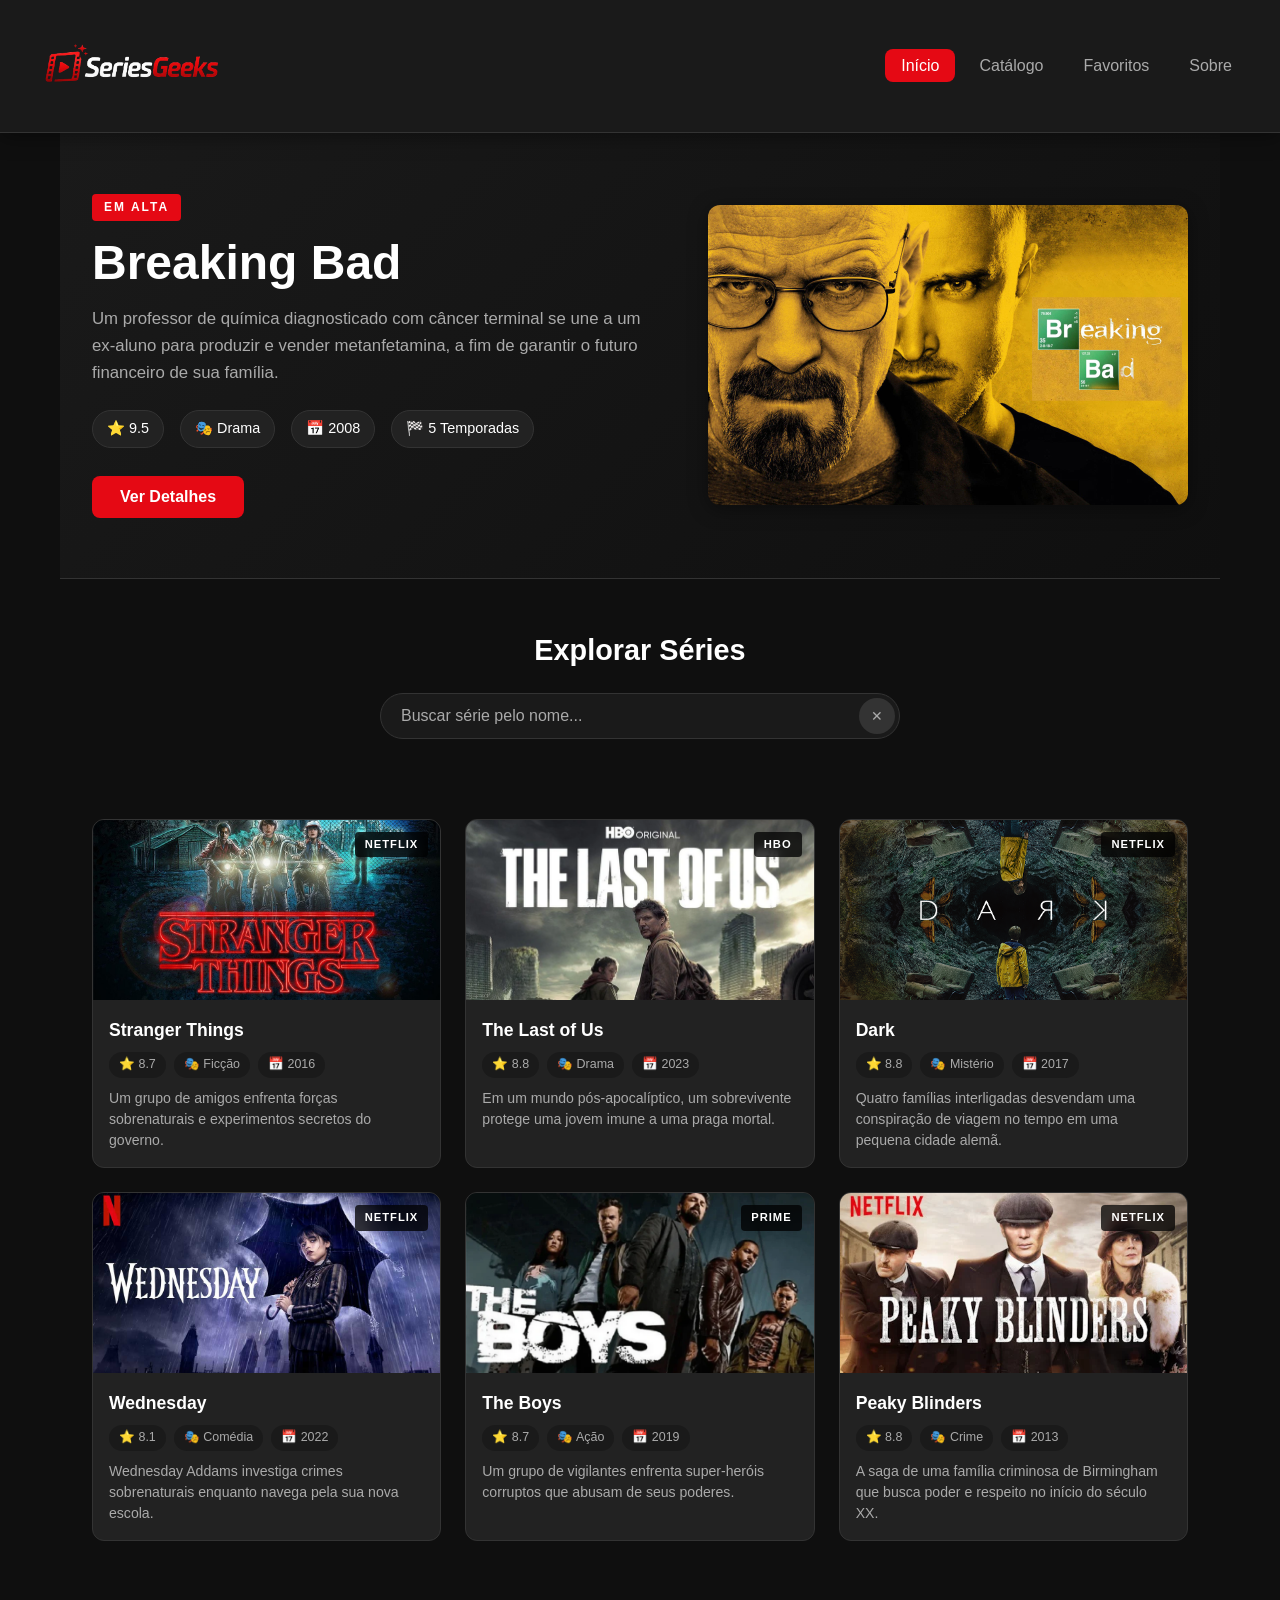
<file: index.html>
<!DOCTYPE html>
<html lang="pt-BR">

<head>
    <meta charset="UTF-8" />
    <meta http-equiv="X-UA-Compatible" content="IE=edge" />
    <meta name="viewport" content="width=device-width, initial-scale=1.0" />
    <title>SeriesGeeks</title>
    <link rel="stylesheet" href="style.css" />
</head>

<body>

    <nav class="navbar">

        <div class="nav-brand">
            <img src="img/logo.png" alt="Logo SeriesGeeks" />
        </div>

        <button class="nav-toggle" id="navToggle" aria-label="Abrir menu">
            <span></span>
            <span></span>
            <span></span>
        </button>

        <ul class="nav-menu" id="navMenu">
            <li><a href="index.html" class="active">Início</a></li>
            <li><a href="catalogo.html">Catálogo</a></li>
            <li><a href="#">Favoritos</a></li>
            <li><a href="#">Sobre</a></li>
        </ul>

    </nav>

    <main class="container">

        <section class="hero">
            <div class="hero-content">
                <span class="hero-tag">Em Alta</span>
                <h1>Breaking Bad</h1>
                <p>
                    Um professor de química diagnosticado com câncer terminal se une
                    a um ex-aluno para produzir e vender metanfetamina, a fim de
                    garantir o futuro financeiro de sua família.
                </p>
                <div class="hero-meta">
                    <span>⭐ 9.5</span>
                    <span>🎭 Drama</span>
                    <span>📅 2008</span>
                    <span>🏁 5 Temporadas</span>
                </div>
                <button class="btn-primary">Ver Detalhes</button>
            </div>

            <div class="hero-image">
                <img src="img/breaking-bad.jpg" alt="Breaking Bad" />
            </div>
        </section>

        <section class="search-section">
            <h2>Explorar Séries</h2>
            <div class="search-wrapper">
                <input type="text" id="searchInput" placeholder="Buscar série pelo nome..." autocomplete="off" />
                <button id="clearSearch" class="btn-clear" title="Limpar busca">✕</button>
            </div>
            <p class="search-feedback" id="searchFeedback"></p>
        </section>

        <section class="series-grid" id="seriesGrid">

            <div class="card" data-title="stranger things" data-genero="ficcao" data-plataforma="netflix">
                <div class="card-badge">Netflix</div>
                <img src="img/stranger-things.jpg" alt="Stranger Things" />
                <div class="card-body">
                    <h3>Stranger Things</h3>
                    <div class="card-meta">
                        <span>⭐ 8.7</span>
                        <span>🎭 Ficção</span>
                        <span>📅 2016</span>
                    </div>
                    <p>Um grupo de amigos enfrenta forças sobrenaturais e experimentos secretos do governo.</p>
                </div>
            </div>

            <div class="card" data-title="the last of us" data-genero="drama" data-plataforma="hbo">
                <div class="card-badge">HBO</div>
                <img src="img/The-Last-Of-Us.webp" alt="The Last of Us" />
                <div class="card-body">
                    <h3>The Last of Us</h3>
                    <div class="card-meta">
                        <span>⭐ 8.8</span>
                        <span>🎭 Drama</span>
                        <span>📅 2023</span>
                    </div>
                    <p>Em um mundo pós-apocalíptico, um sobrevivente protege uma jovem imune a uma praga mortal.</p>
                </div>
            </div>

            <div class="card" data-title="dark" data-genero="misterio" data-plataforma="netflix">
                <div class="card-badge">Netflix</div>
                <img src="img/dark.webp" alt="Dark" />
                <div class="card-body">
                    <h3>Dark</h3>
                    <div class="card-meta">
                        <span>⭐ 8.8</span>
                        <span>🎭 Mistério</span>
                        <span>📅 2017</span>
                    </div>
                    <p>Quatro famílias interligadas desvendam uma conspiração de viagem no tempo em uma pequena cidade
                        alemã.</p>
                </div>
            </div>

            <div class="card" data-title="wednesday" data-genero="comedia" data-plataforma="netflix">
                <div class="card-badge">Netflix</div>
                <img src="img/wednesday.jpg" alt="Wednesday" />
                <div class="card-body">
                    <h3>Wednesday</h3>
                    <div class="card-meta">
                        <span>⭐ 8.1</span>
                        <span>🎭 Comédia</span>
                        <span>📅 2022</span>
                    </div>
                    <p>Wednesday Addams investiga crimes sobrenaturais enquanto navega pela sua nova escola.</p>
                </div>
            </div>

            <div class="card" data-title="the boys" data-genero="acao" data-plataforma="prime">
                <div class="card-badge">Prime</div>
                <img src="img/The-Boys.webp" alt="The Boys" />
                <div class="card-body">
                    <h3>The Boys</h3>
                    <div class="card-meta">
                        <span>⭐ 8.7</span>
                        <span>🎭 Ação</span>
                        <span>📅 2019</span>
                    </div>
                    <p>Um grupo de vigilantes enfrenta super-heróis corruptos que abusam de seus poderes.</p>
                </div>
            </div>

            <div class="card" data-title="peaky blinders" data-genero="crime" data-plataforma="netflix">
                <div class="card-badge">Netflix</div>
                <img src="img/Peaky-Blinders.webp" alt="Peaky Blinders" />
                <div class="card-body">
                    <h3>Peaky Blinders</h3>
                    <div class="card-meta">
                        <span>⭐ 8.8</span>
                        <span>🎭 Crime</span>
                        <span>📅 2013</span>
                    </div>
                    <p>A saga de uma família criminosa de Birmingham que busca poder e respeito no início do século XX.
                    </p>
                </div>
            </div>

        </section>

    </main>

    <script src="script.js"></script>
</body>

</html>
</file>
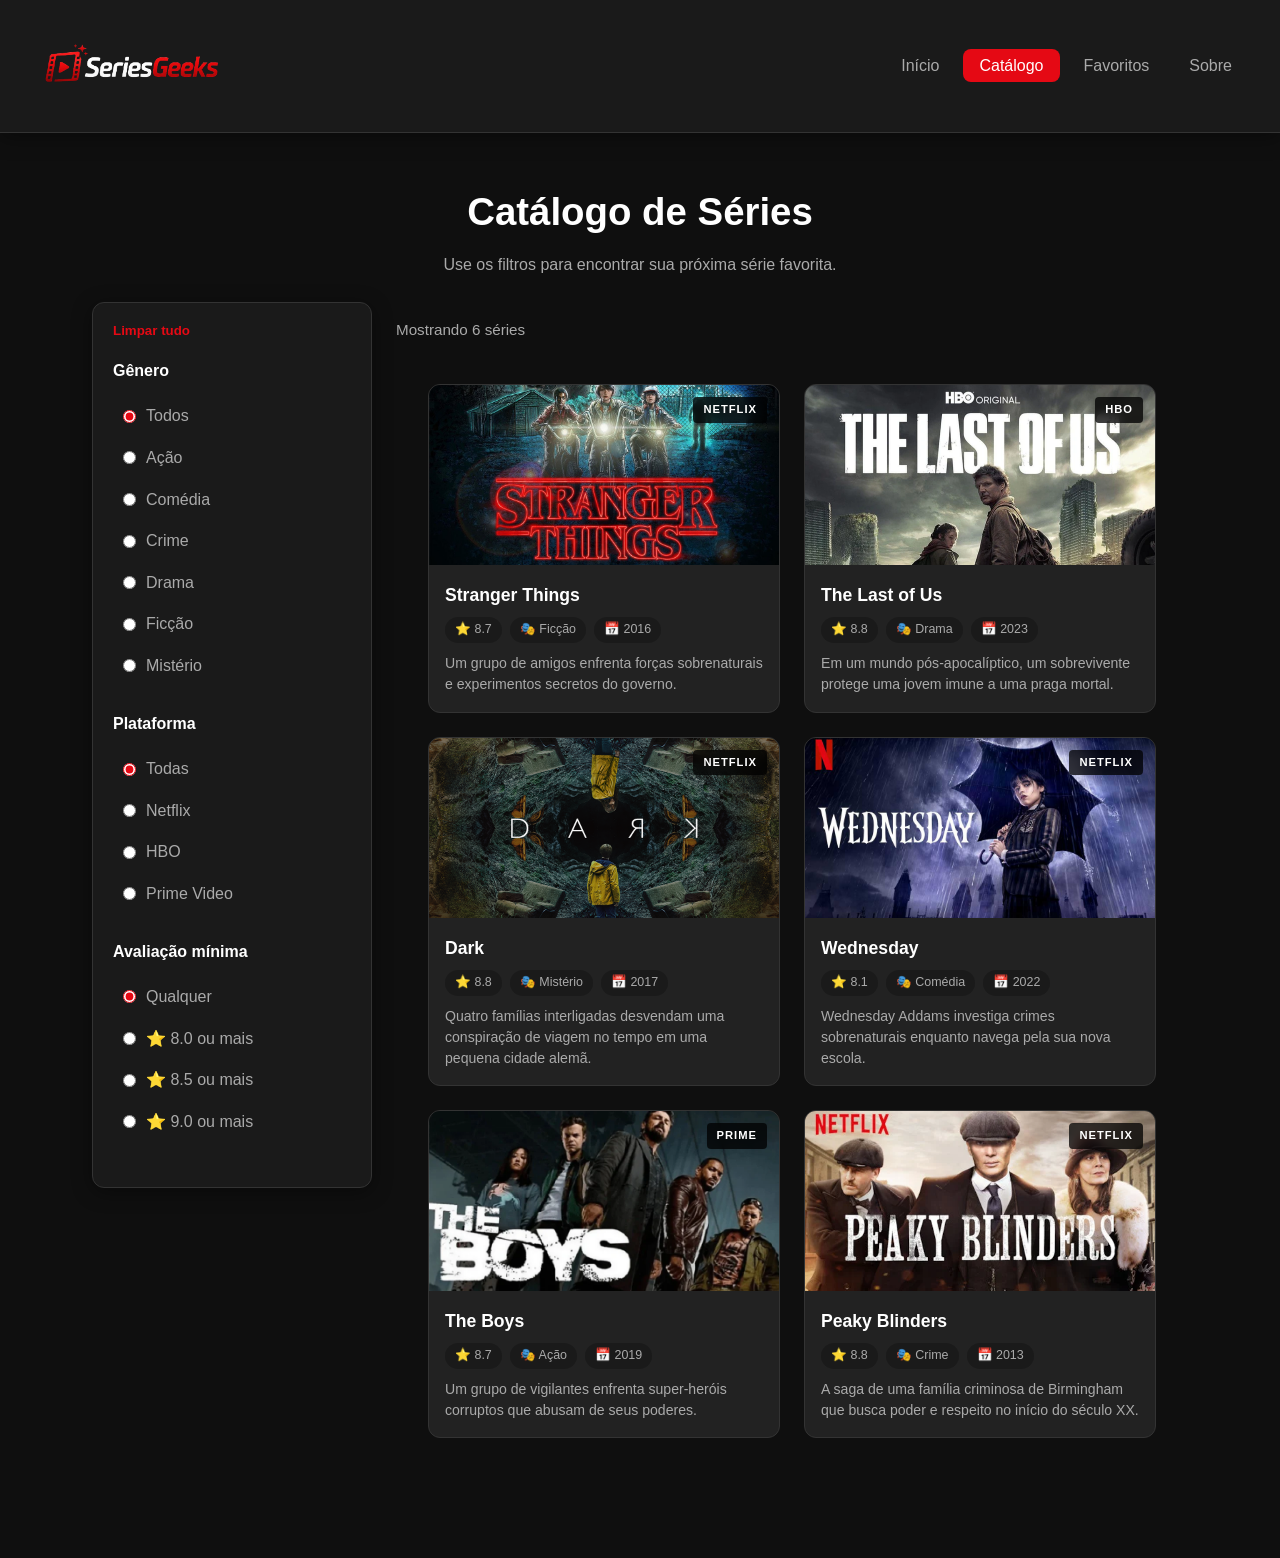
<file: catalogo.html>
<!DOCTYPE html>
<html lang="pt-BR">

<head>
    <meta charset="UTF-8" />
    <meta http-equiv="X-UA-Compatible" content="IE=edge" />
    <meta name="viewport" content="width=device-width, initial-scale=1.0" />
    <title>Catálogo — SeriesGeeks</title>
    <link rel="stylesheet" href="style.css" />
</head>

<body>

    <nav class="navbar">

        <div class="nav-brand">
            <img src="img/logo.png" alt="Logo SeriesGeeks" />
        </div>

        <button class="nav-toggle" id="navToggle" aria-label="Abrir menu">
            <span></span>
            <span></span>
            <span></span>
        </button>

        <ul class="nav-menu" id="navMenu">
            <li><a href="index.html">Início</a></li>
            <li><a href="catalogo.html" class="active">Catálogo</a></li>
            <li><a href="#">Favoritos</a></li>
            <li><a href="#">Sobre</a></li>
        </ul>

    </nav>

    <main class="container">

        <section class="catalogo-header">
            <h1>Catálogo de Séries</h1>
            <p>Use os filtros para encontrar sua próxima série favorita.</p>
        </section>

        <!-- div.catalogo-layout envolve o aside E o conteudo -->
        <div class="catalogo-layout">

            <aside class="filtros" id="painelFiltros">

                <div class="filtros-topo">
                    <button class="btn-toggle-filtros" id="btnToggleFiltros">
                        <h2>Filtros</h2>
                        <span class="seta">▼</span>
                    </button>
                    <button class="btn-limpar-filtros" id="limparFiltros">
                        Limpar tudo
                    </button>
                </div>

                <div class="filtros-corpo" id="filtrosCorpo">

                    <div class="filtro-grupo">
                        <h3>Gênero</h3>
                        <label class="filtro-opcao">
                            <input type="radio" name="genero" value="todos" checked />
                            <span>Todos</span>
                        </label>
                        <label class="filtro-opcao">
                            <input type="radio" name="genero" value="acao" />
                            <span>Ação</span>
                        </label>
                        <label class="filtro-opcao">
                            <input type="radio" name="genero" value="comedia" />
                            <span>Comédia</span>
                        </label>
                        <label class="filtro-opcao">
                            <input type="radio" name="genero" value="crime" />
                            <span>Crime</span>
                        </label>
                        <label class="filtro-opcao">
                            <input type="radio" name="genero" value="drama" />
                            <span>Drama</span>
                        </label>
                        <label class="filtro-opcao">
                            <input type="radio" name="genero" value="ficcao" />
                            <span>Ficção</span>
                        </label>
                        <label class="filtro-opcao">
                            <input type="radio" name="genero" value="misterio" />
                            <span>Mistério</span>
                        </label>
                    </div>

                    <div class="filtro-grupo">
                        <h3>Plataforma</h3>
                        <label class="filtro-opcao">
                            <input type="radio" name="plataforma" value="todas" checked />
                            <span>Todas</span>
                        </label>
                        <label class="filtro-opcao">
                            <input type="radio" name="plataforma" value="netflix" />
                            <span>Netflix</span>
                        </label>
                        <label class="filtro-opcao">
                            <input type="radio" name="plataforma" value="hbo" />
                            <span>HBO</span>
                        </label>
                        <label class="filtro-opcao">
                            <input type="radio" name="plataforma" value="prime" />
                            <span>Prime Video</span>
                        </label>
                    </div>

                    <div class="filtro-grupo">
                        <h3>Avaliação mínima</h3>
                        <label class="filtro-opcao">
                            <input type="radio" name="avaliacao" value="0" checked />
                            <span>Qualquer</span>
                        </label>
                        <label class="filtro-opcao">
                            <input type="radio" name="avaliacao" value="8" />
                            <span>⭐ 8.0 ou mais</span>
                        </label>
                        <label class="filtro-opcao">
                            <input type="radio" name="avaliacao" value="8.5" />
                            <span>⭐ 8.5 ou mais</span>
                        </label>
                        <label class="filtro-opcao">
                            <input type="radio" name="avaliacao" value="9" />
                            <span>⭐ 9.0 ou mais</span>
                        </label>
                    </div>

                </div>

            </aside>

            <div class="catalogo-conteudo">

                <div class="filtros-ativos" id="filtrosAtivos"></div>

                <p class="resultado-count" id="resultadoCount">Mostrando 6 séries</p>

                <section class="series-grid" id="seriesGrid">

                    <div class="card" data-title="stranger things" data-genero="ficcao" data-plataforma="netflix"
                        data-avaliacao="8.7">
                        <div class="card-badge">Netflix</div>
                        <img src="img/stranger-things.jpg" alt="Stranger Things" />
                        <div class="card-body">
                            <h3>Stranger Things</h3>
                            <div class="card-meta">
                                <span>⭐ 8.7</span>
                                <span>🎭 Ficção</span>
                                <span>📅 2016</span>
                            </div>
                            <p>Um grupo de amigos enfrenta forças sobrenaturais e experimentos secretos do governo.</p>
                        </div>
                    </div>

                    <div class="card" data-title="the last of us" data-genero="drama" data-plataforma="hbo"
                        data-avaliacao="8.8">
                        <div class="card-badge">HBO</div>
                        <img src="img/The-Last-Of-Us.webp" alt="The Last of Us" />
                        <div class="card-body">
                            <h3>The Last of Us</h3>
                            <div class="card-meta">
                                <span>⭐ 8.8</span>
                                <span>🎭 Drama</span>
                                <span>📅 2023</span>
                            </div>
                            <p>Em um mundo pós-apocalíptico, um sobrevivente protege uma jovem imune a uma praga mortal.
                            </p>
                        </div>
                    </div>

                    <div class="card" data-title="dark" data-genero="misterio" data-plataforma="netflix"
                        data-avaliacao="8.8">
                        <div class="card-badge">Netflix</div>
                        <img src="img/dark.webp" alt="Dark" />
                        <div class="card-body">
                            <h3>Dark</h3>
                            <div class="card-meta">
                                <span>⭐ 8.8</span>
                                <span>🎭 Mistério</span>
                                <span>📅 2017</span>
                            </div>
                            <p>Quatro famílias interligadas desvendam uma conspiração de viagem no tempo em uma pequena
                                cidade alemã.</p>
                        </div>
                    </div>

                    <div class="card" data-title="wednesday" data-genero="comedia" data-plataforma="netflix"
                        data-avaliacao="8.1">
                        <div class="card-badge">Netflix</div>
                        <img src="img/wednesday.jpg" alt="Wednesday" />
                        <div class="card-body">
                            <h3>Wednesday</h3>
                            <div class="card-meta">
                                <span>⭐ 8.1</span>
                                <span>🎭 Comédia</span>
                                <span>📅 2022</span>
                            </div>
                            <p>Wednesday Addams investiga crimes sobrenaturais enquanto navega pela sua nova escola.</p>
                        </div>
                    </div>

                    <div class="card" data-title="the boys" data-genero="acao" data-plataforma="prime"
                        data-avaliacao="8.7">
                        <div class="card-badge">Prime</div>
                        <img src="img/The-Boys.webp" alt="The Boys" />
                        <div class="card-body">
                            <h3>The Boys</h3>
                            <div class="card-meta">
                                <span>⭐ 8.7</span>
                                <span>🎭 Ação</span>
                                <span>📅 2019</span>
                            </div>
                            <p>Um grupo de vigilantes enfrenta super-heróis corruptos que abusam de seus poderes.</p>
                        </div>
                    </div>

                    <div class="card" data-title="peaky blinders" data-genero="crime" data-plataforma="netflix"
                        data-avaliacao="8.8">
                        <div class="card-badge">Netflix</div>
                        <img src="img/Peaky-Blinders.webp" alt="Peaky Blinders" />
                        <div class="card-body">
                            <h3>Peaky Blinders</h3>
                            <div class="card-meta">
                                <span>⭐ 8.8</span>
                                <span>🎭 Crime</span>
                                <span>📅 2013</span>
                            </div>
                            <p>A saga de uma família criminosa de Birmingham que busca poder e respeito no início do
                                século XX.</p>
                        </div>
                    </div>

                </section>

                <div class="sem-resultado" id="semResultado">
                    <p>😕 Nenhuma série encontrada com esses filtros.</p>
                    <button class="btn-primary" id="btnLimparVazio">
                        Limpar filtros
                    </button>
                </div>

            </div>

        </div>

    </main>

    <script src="script.js"></script>
</body>

</html>
</file>
<file: style.css>
/* ========================
   VARIÁVEIS E RESET
======================== */

:root {
    --cor-bg: #0f0f0f;
    --cor-surface: #1a1a1a;
    --cor-card: #222222;
    --cor-primaria: #e50914;
    --cor-texto: #ffffff;
    --cor-texto-suave: #aaaaaa;
    --cor-borda: #333333;
    --fonte-principal: 'Segoe UI', Tahoma, Geneva, Verdana, sans-serif;
    --raio-borda: 8px;
    --sombra: 0 4px 20px rgba(0, 0, 0, 0.4);
    --transicao: all 0.3s ease;
}

* {
    margin: 0;
    padding: 0;
    box-sizing: border-box;
}

html {
    scroll-behavior: smooth;
}

body {
    background-color: var(--cor-bg);
    color: var(--cor-texto);
    font-family: var(--fonte-principal);
    line-height: 1.6;
}

img {
    max-width: 100%;
    display: block;
}

a {
    text-decoration: none;
    color: inherit;
}

ul {
    list-style: none;
}

/* ========================
   CONTAINER
======================== */

.container {
    max-width: 1200px;
    margin: 0 auto;
    padding: 0 20px;
}

/* ========================
   NAVBAR
======================== */

.navbar {
    display: flex;
    align-items: center;
    justify-content: space-between;
    padding: 16px 32px;
    background-color: var(--cor-surface);
    border-bottom: 1px solid var(--cor-borda);
    position: sticky;
    top: 0;
    z-index: 1000;
    box-shadow: var(--sombra);
}

.nav-brand img {
    max-width: 200px;
}

.nav-menu {
    display: flex;
    gap: 8px;
}

.nav-menu a {
    padding: 8px 16px;
    border-radius: var(--raio-borda);
    color: var(--cor-texto-suave);
    font-weight: 500;
    transition: var(--transicao);
}

.nav-menu a:hover,
.nav-menu a.active {
    color: var(--cor-texto);
    background-color: var(--cor-primaria);
}

/* Botão hamburguer — escondido no desktop */
.nav-toggle {
    display: none;
    flex-direction: column;
    justify-content: center;
    gap: 5px;
    background: none;
    border: none;
    cursor: pointer;
    padding: 4px;
}

.nav-toggle span {
    display: block;
    width: 25px;
    height: 3px;
    background-color: var(--cor-texto);
    border-radius: 3px;
    transition: var(--transicao);
}

/* ========================
   HAMBURGUER ANIMADO
======================== */

.nav-toggle.active span:nth-child(1) {
    transform: translateY(8px) rotate(45deg);
}

.nav-toggle.active span:nth-child(2) {
    opacity: 0;
    transform: scaleX(0);
}

.nav-toggle.active span:nth-child(3) {
    transform: translateY(-8px) rotate(-45deg);
}

/* ========================
   HERO
======================== */

.hero {
    display: flex;
    align-items: center;
    justify-content: space-between;
    gap: 40px;
    padding: 60px 32px;
    background: linear-gradient(135deg, var(--cor-surface) 0%, var(--cor-bg) 100%);
    border-bottom: 1px solid var(--cor-borda);
}

.hero-content {
    flex: 1;
    max-width: 560px;
}

.hero-tag {
    display: inline-block;
    background-color: var(--cor-primaria);
    color: white;
    font-size: 0.75rem;
    font-weight: 700;
    text-transform: uppercase;
    letter-spacing: 2px;
    padding: 4px 12px;
    border-radius: 4px;
    margin-bottom: 16px;
}

.hero h1 {
    font-size: 3rem;
    font-weight: 800;
    line-height: 1.1;
    margin-bottom: 16px;
}

.hero p {
    color: var(--cor-texto-suave);
    font-size: 1.05rem;
    margin-bottom: 24px;
}

.hero-meta {
    display: flex;
    flex-wrap: wrap;
    gap: 16px;
    margin-bottom: 28px;
}

.hero-meta span {
    background-color: var(--cor-card);
    padding: 6px 14px;
    border-radius: 20px;
    font-size: 0.9rem;
    border: 1px solid var(--cor-borda);
}

.btn-primary {
    background-color: var(--cor-primaria);
    color: white;
    border: none;
    padding: 12px 28px;
    border-radius: var(--raio-borda);
    font-size: 1rem;
    font-weight: 600;
    cursor: pointer;
    transition: var(--transicao);
}

.btn-primary:hover {
    background-color: #c2070f;
    transform: translateY(-2px);
    box-shadow: 0 6px 20px rgba(229, 9, 20, 0.4);
}

.hero-image {
    flex: 1;
    max-width: 480px;
}

.hero-image img {
    width: 100%;
    border-radius: 12px;
    box-shadow: var(--sombra);
    object-fit: cover;
    max-height: 320px;
}

/* ========================
   BUSCA
======================== */

.search-section {
    padding: 48px 32px 24px;
    text-align: center;
}

.search-section h2 {
    font-size: 1.8rem;
    margin-bottom: 20px;
}

.search-wrapper {
    display: flex;
    align-items: center;
    max-width: 520px;
    margin: 0 auto;
    background-color: var(--cor-surface);
    border: 1px solid var(--cor-borda);
    border-radius: 40px;
    padding: 4px 4px 4px 20px;
    transition: var(--transicao);
}

.search-wrapper:focus-within {
    border-color: var(--cor-primaria);
    box-shadow: 0 0 0 3px rgba(229, 9, 20, 0.2);
}

#searchInput {
    flex: 1;
    background: none;
    border: none;
    outline: none;
    color: var(--cor-texto);
    font-size: 1rem;
    padding: 8px 0;
}

#searchInput::placeholder {
    color: var(--cor-texto-suave);
}

.btn-clear {
    background-color: var(--cor-borda);
    border: none;
    color: var(--cor-texto-suave);
    width: 36px;
    height: 36px;
    border-radius: 50%;
    cursor: pointer;
    font-size: 0.9rem;
    transition: var(--transicao);
    display: flex;
    align-items: center;
    justify-content: center;
}

.btn-clear:hover {
    background-color: var(--cor-primaria);
    color: white;
}

.search-feedback {
    margin-top: 12px;
    color: var(--cor-texto-suave);
    font-size: 0.9rem;
    min-height: 20px;
}

/* ========================
   GRID DE CARDS
======================== */

.series-grid {
    display: grid;
    grid-template-columns: repeat(auto-fill, minmax(280px, 1fr));
    gap: 24px;
    padding: 24px 32px 60px;
}

.card {
    background-color: var(--cor-card);
    border-radius: 12px;
    overflow: hidden;
    border: 1px solid var(--cor-borda);
    transition: var(--transicao);
    position: relative;
    z-index: 1;
    cursor: pointer; 
}

.card:hover {
    transform: translateY(-6px);
    box-shadow: 0 12px 32px rgba(0, 0, 0, 0.5);
    border-color: var(--cor-primaria);
}

.card img {
    width: 100%;
    height: 180px;
    object-fit: cover;
}

.card-badge {
    position: absolute;
    top: 12px;
    right: 12px;
    background-color: rgba(0, 0, 0, 0.75);
    color: white;
    font-size: 0.7rem;
    font-weight: 700;
    text-transform: uppercase;
    letter-spacing: 1px;
    padding: 4px 10px;
    border-radius: 4px;
    backdrop-filter: blur(4px);
}

.card-body {
    padding: 16px;
}

.card-body h3 {
    font-size: 1.1rem;
    margin-bottom: 8px;
}

.card-meta {
    display: flex;
    flex-wrap: wrap;
    gap: 8px;
    margin-bottom: 10px;
}

.card-meta span {
    font-size: 0.78rem;
    color: var(--cor-texto-suave);
    background-color: var(--cor-surface);
    padding: 3px 10px;
    border-radius: 20px;
}

.card-body p {
    font-size: 0.88rem;
    color: var(--cor-texto-suave);
    line-height: 1.5;
}

/* Card oculto pela busca ou filtro */
.card.oculto {
    display: none;
}

/* ========================
   CATÁLOGO — HEADER
======================== */

.catalogo-header {
    padding: 48px 32px 24px;
    text-align: center;
}

.catalogo-header h1 {
    font-size: 2.4rem;
    margin-bottom: 10px;
}

.catalogo-header p {
    color: var(--cor-texto-suave);
    font-size: 1rem;
}

/* ========================
   CATÁLOGO — LAYOUT
======================== */

.catalogo-layout {
    display: grid;
    grid-template-columns: 280px 1fr;
    gap: 24px;
    padding: 0 32px 60px;
    align-items: start;
}

/* ========================
   CATÁLOGO — FILTROS
======================== */

/* Corpo dos filtros visível por padrão no desktop */
.filtros-corpo {
    display: block;
}

/* Botão de toggle invisível no desktop */
.btn-toggle-filtros {
    display: none;
    width: 100%;
    background: none;
    border: none;
    color: var(--cor-texto);
    font-size: 1rem;
    font-weight: 600;
    cursor: pointer;
    padding: 0;
}

.filtros {
    background-color: var(--cor-surface);
    border: 1px solid var(--cor-borda);
    border-radius: 12px;
    padding: 20px;
    position: sticky;
    top: 92px;
    box-shadow: var(--sombra);
    z-index: 100;
}

.filtros-topo {
    display: flex;
    align-items: center;
    justify-content: space-between;
    gap: 12px;
    margin-bottom: 20px;
}

.filtros-topo h2 {
    font-size: 1.2rem;
}

.btn-limpar-filtros {
    background: none;
    border: none;
    color: var(--cor-primaria);
    font-weight: 600;
    cursor: pointer;
    transition: var(--transicao);
    padding: 0;
}

.btn-limpar-filtros:hover {
    opacity: 0.8;
}

.filtro-grupo {
    margin-bottom: 24px;
}

.filtro-grupo h3 {
    font-size: 1rem;
    margin-bottom: 12px;
    color: var(--cor-texto);
}

.filtro-opcao {
    display: flex;
    align-items: center;
    gap: 10px;
    padding: 8px 10px;
    border-radius: 8px;
    cursor: pointer;
    color: var(--cor-texto-suave);
    transition: var(--transicao);
    user-select: none;
}

.filtro-opcao:hover {
    background-color: var(--cor-card);
    color: var(--cor-texto);
}

.filtro-opcao input {
    accent-color: var(--cor-primaria);
}

/* ========================
   CATÁLOGO — CONTEÚDO
======================== */

.catalogo-conteudo {
    min-width: 0;
}

.filtros-ativos {
    display: flex;
    flex-wrap: wrap;
    gap: 10px;
    margin-bottom: 16px;
}

.filtro-tag {
    display: inline-flex;
    align-items: center;
    gap: 8px;
    background-color: var(--cor-card);
    border: 1px solid var(--cor-borda);
    color: var(--cor-texto);
    padding: 6px 12px;
    border-radius: 999px;
    font-size: 0.85rem;
}

.filtro-tag button {
    background: none;
    border: none;
    color: var(--cor-texto-suave);
    cursor: pointer;
    font-size: 0.9rem;
    line-height: 1;
    transition: var(--transicao);
}

.filtro-tag button:hover {
    color: var(--cor-primaria);
}

.resultado-count {
    margin-bottom: 18px;
    color: var(--cor-texto-suave);
    font-size: 0.95rem;
}

.sem-resultado {
    display: none;
    text-align: center;
    background-color: var(--cor-surface);
    border: 1px solid var(--cor-borda);
    border-radius: 12px;
    padding: 32px 20px;
    margin-top: 20px;
}

.sem-resultado p {
    color: var(--cor-texto-suave);
    margin-bottom: 16px;
}

.sem-resultado.visivel {
    display: block;
}

/* ========================
   RESPONSIVIDADE — NAVBAR E INDEX
======================== */

@media (max-width: 768px) {

    .nav-toggle {
        display: flex;
    }

    .nav-menu {
        display: none;
        flex-direction: column;
        position: absolute;
        top: 100%;
        left: 0;
        width: 100%;
        background-color: var(--cor-surface);
        border-top: 1px solid var(--cor-borda);
        padding: 16px 0;
        box-shadow: var(--sombra);
        gap: 4px;
    }

    .nav-menu.active {
        display: flex;
    }

    .nav-menu a {
        padding: 12px 24px;
        border-radius: 0;
        display: block;
    }

    .navbar {
        position: relative;
    }

    .hero {
        flex-direction: column;
        padding: 40px 20px;
        text-align: center;
    }

    .hero h1 {
        font-size: 2rem;
    }

    .hero-meta {
        justify-content: center;
    }

    .hero-image {
        max-width: 100%;
    }

    .search-section {
        padding: 32px 20px 16px;
    }

    .series-grid {
        grid-template-columns: repeat(auto-fill, minmax(240px, 1fr));
        padding: 16px 20px 40px;
        gap: 16px;
    }

}

@media (max-width: 480px) {

    .series-grid {
        grid-template-columns: 1fr;
    }

}

/* ========================
   RESPONSIVIDADE — CATÁLOGO
======================== */

@media (max-width: 900px) {

    .catalogo-layout {
        grid-template-columns: 1fr;
        padding: 0 20px 40px;
    }

    .filtros {
        position: static;
        z-index: auto;
    }

    /* Corpo dos filtros fechado por padrão no mobile */
    .filtros-corpo {
        display: none;
        margin-top: 16px;
    }

    .filtros-corpo.aberto {
        display: block;
    }

    /* Botão de toggle aparece só no mobile */
    .btn-toggle-filtros {
        display: flex;
        align-items: center;
        justify-content: space-between;
    }

    .btn-toggle-filtros .seta {
        display: inline-block;
        font-size: 0.85rem;
        transition: var(--transicao);
        color: var(--cor-texto-suave);
    }

    .btn-toggle-filtros.aberto .seta {
        transform: rotate(180deg);
    }

}

@media (max-width: 600px) {

    .catalogo-header {
        padding: 32px 20px 16px;
    }

    .catalogo-header h1 {
        font-size: 1.8rem;
    }

    .series-grid {
        grid-template-columns: 1fr;
        padding: 0;
        gap: 16px;
    }

}
</file>
